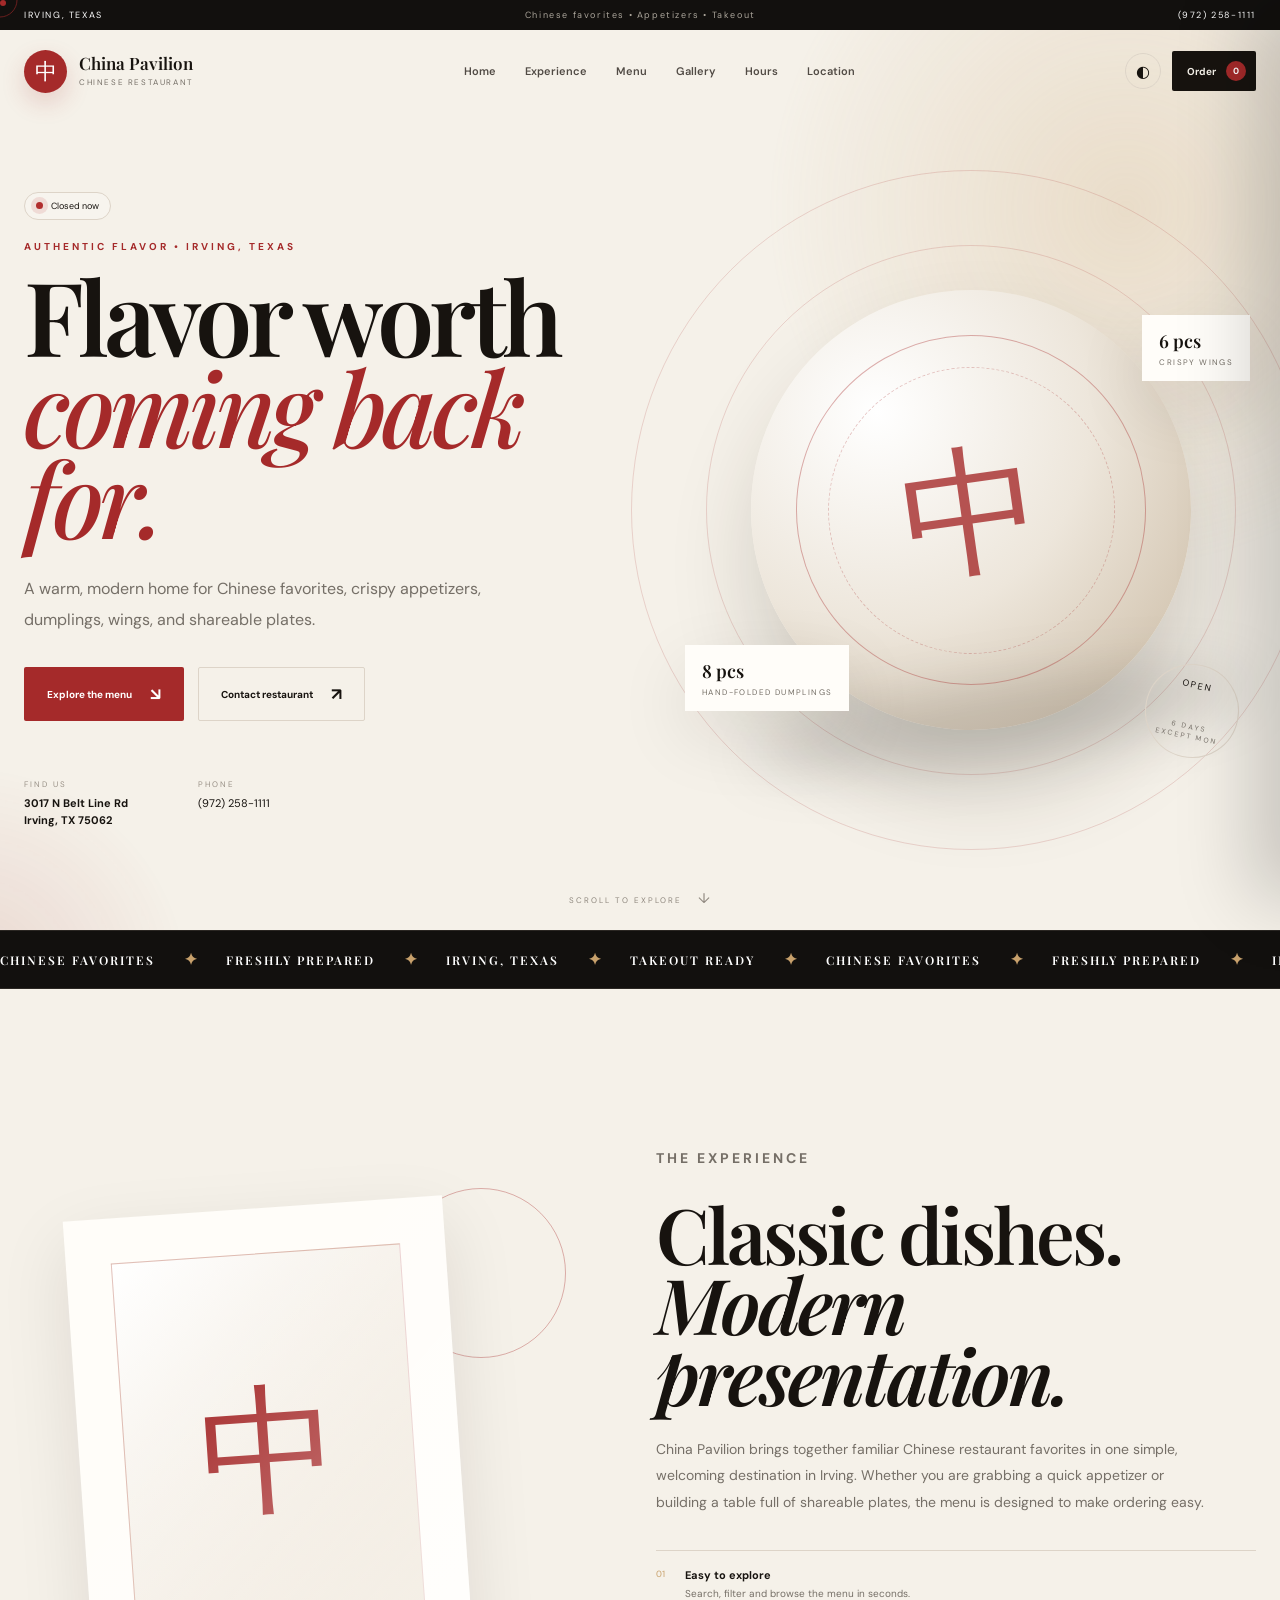
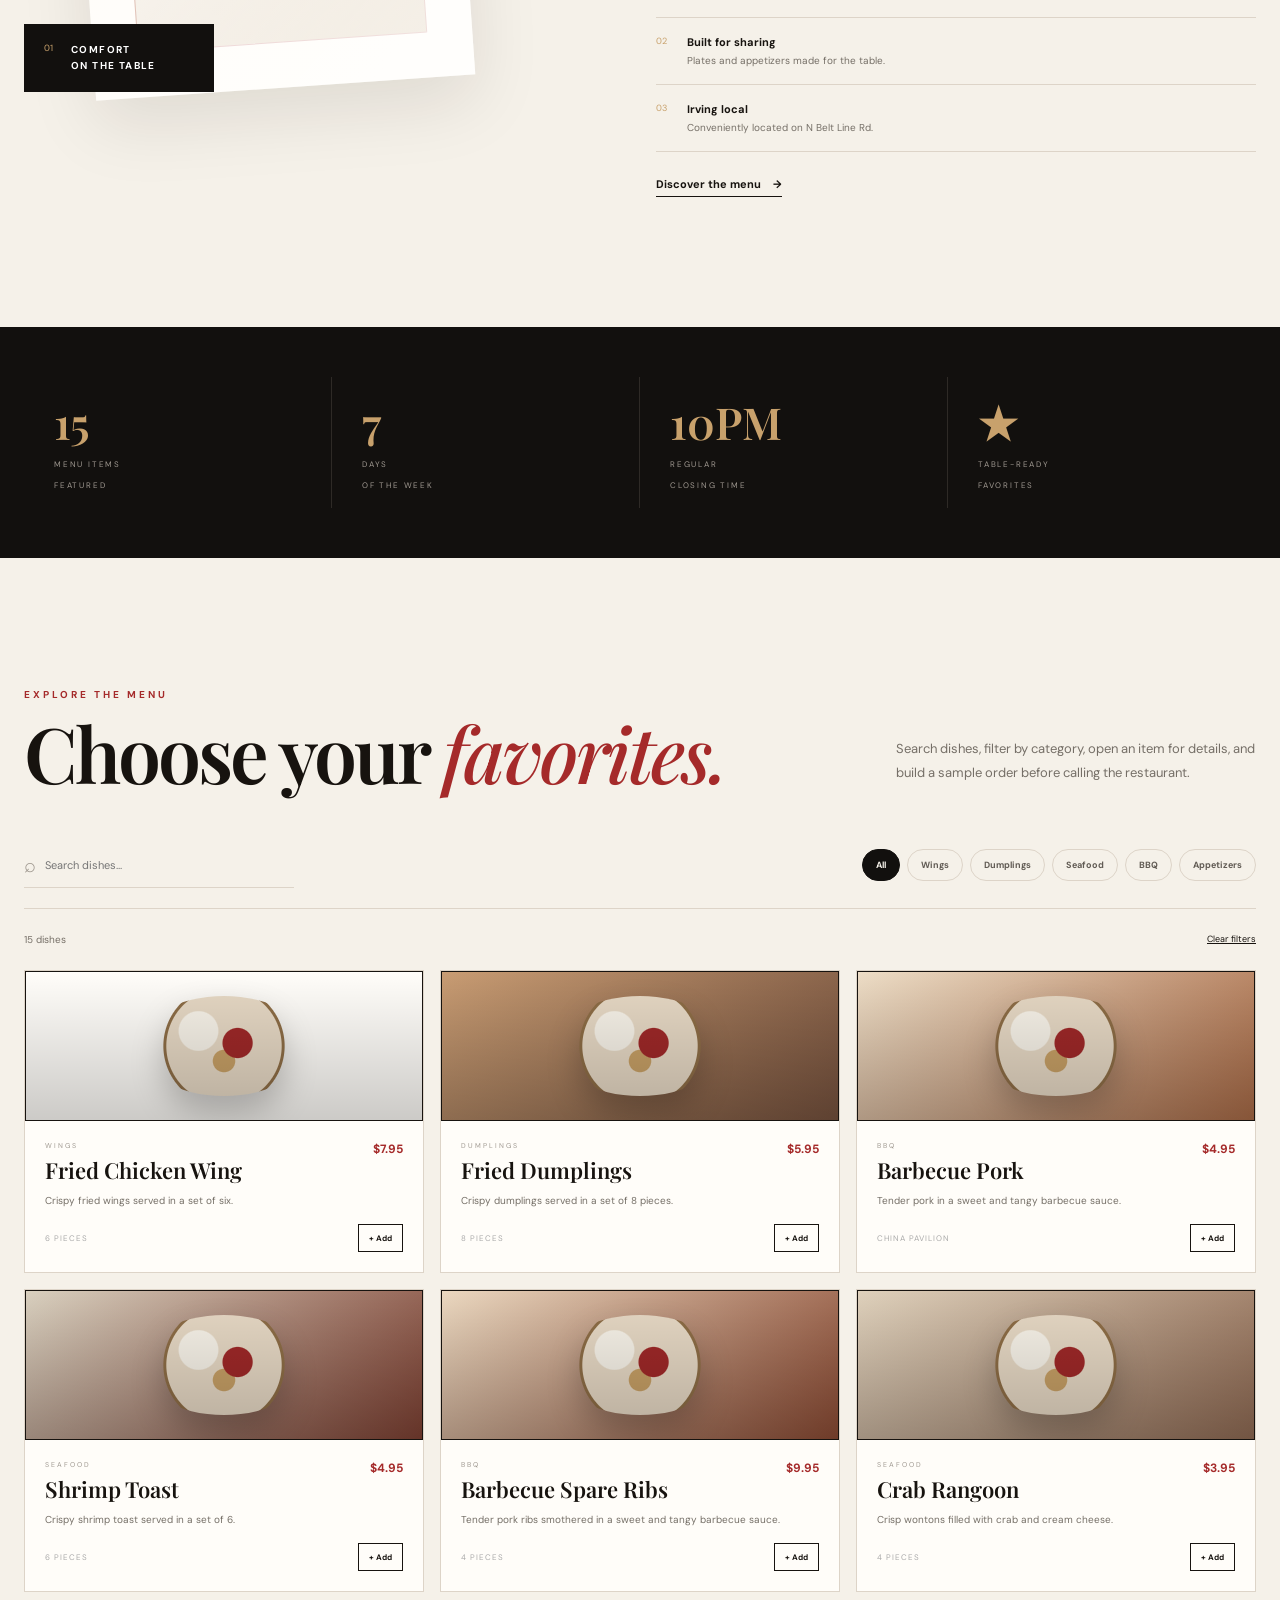
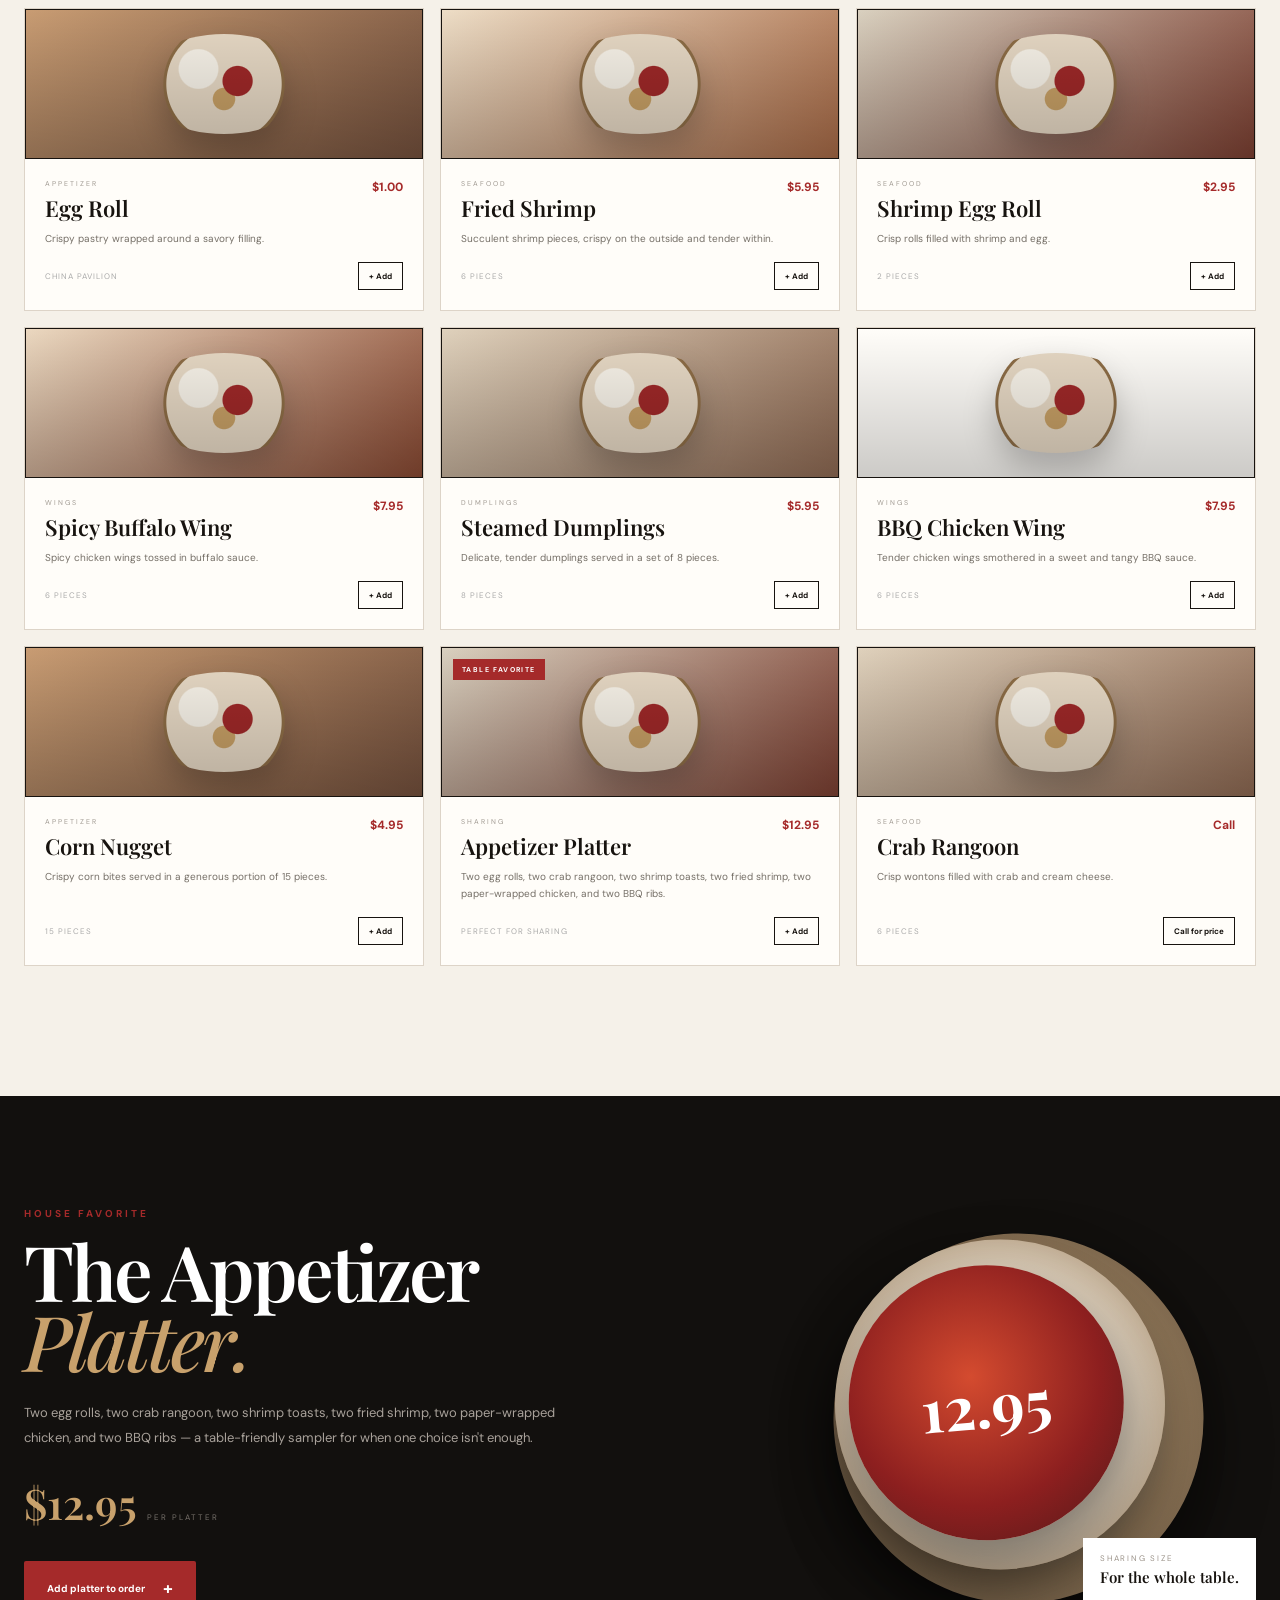
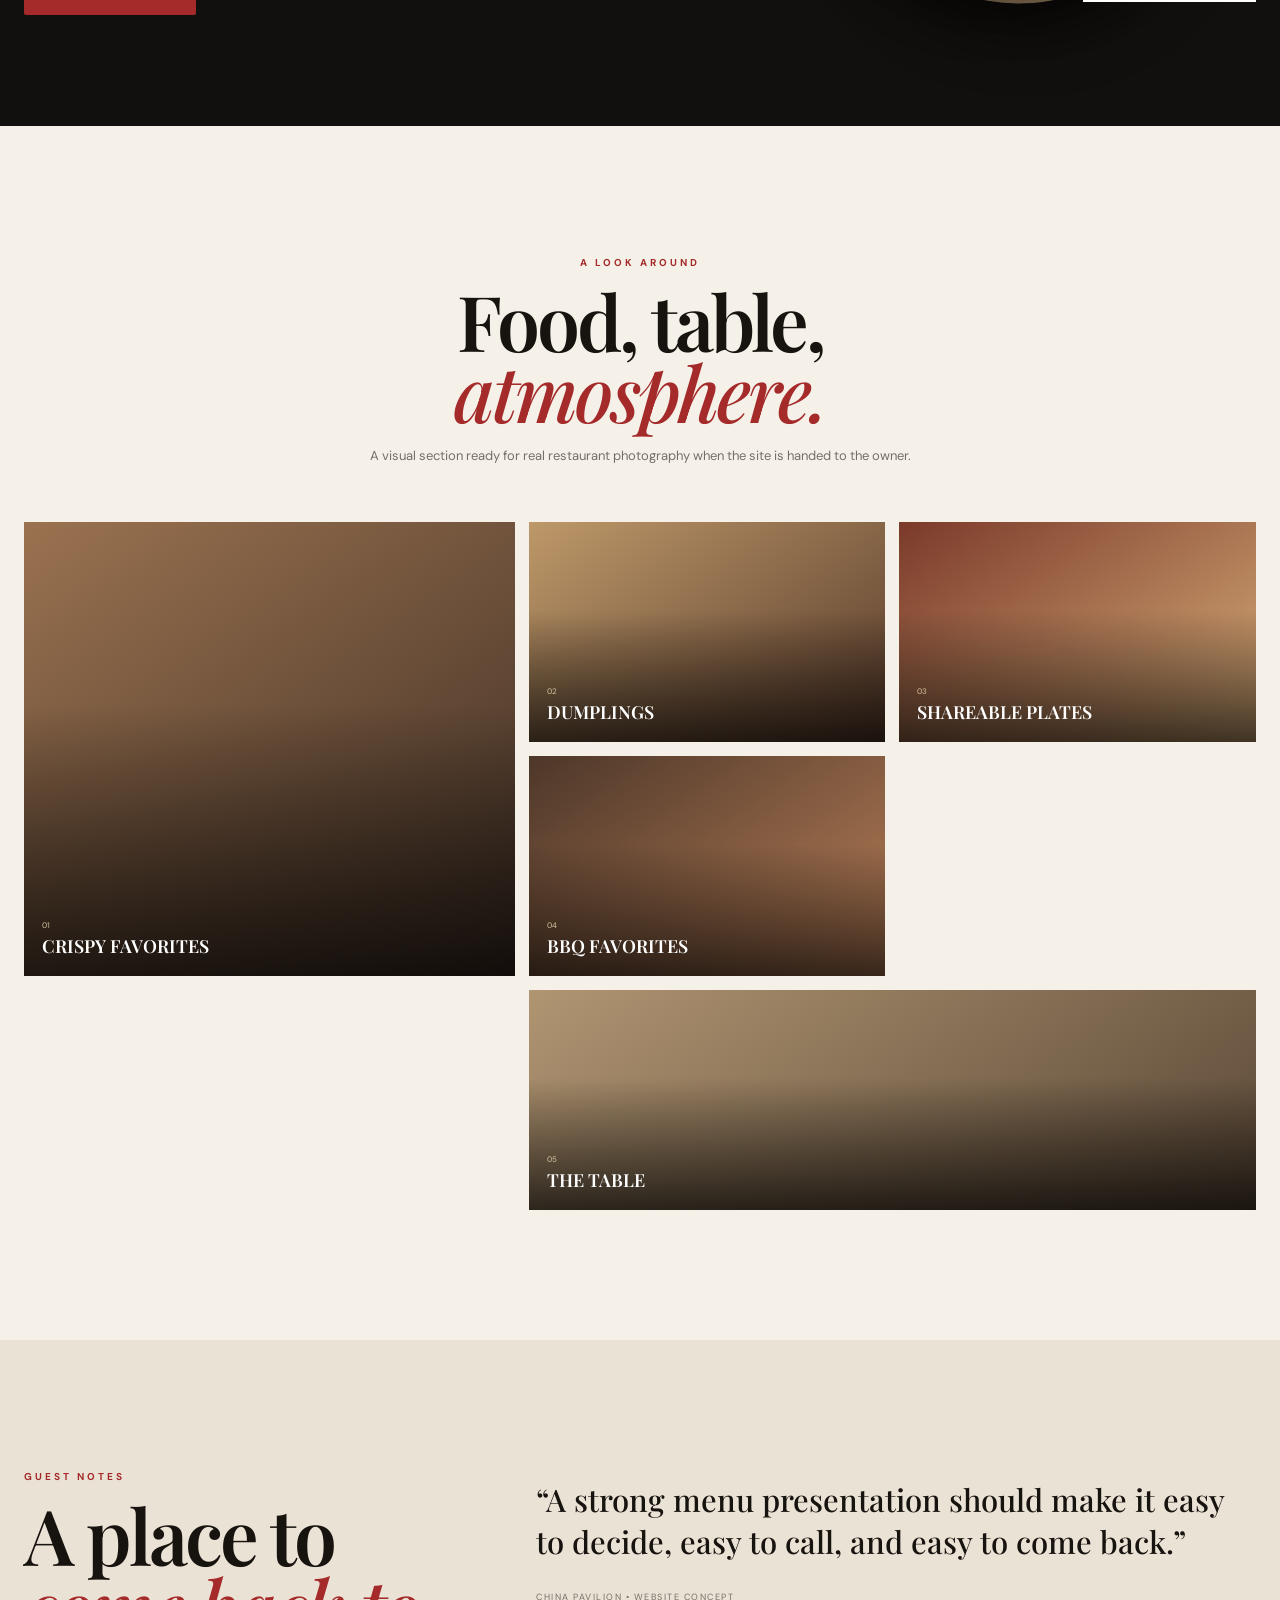
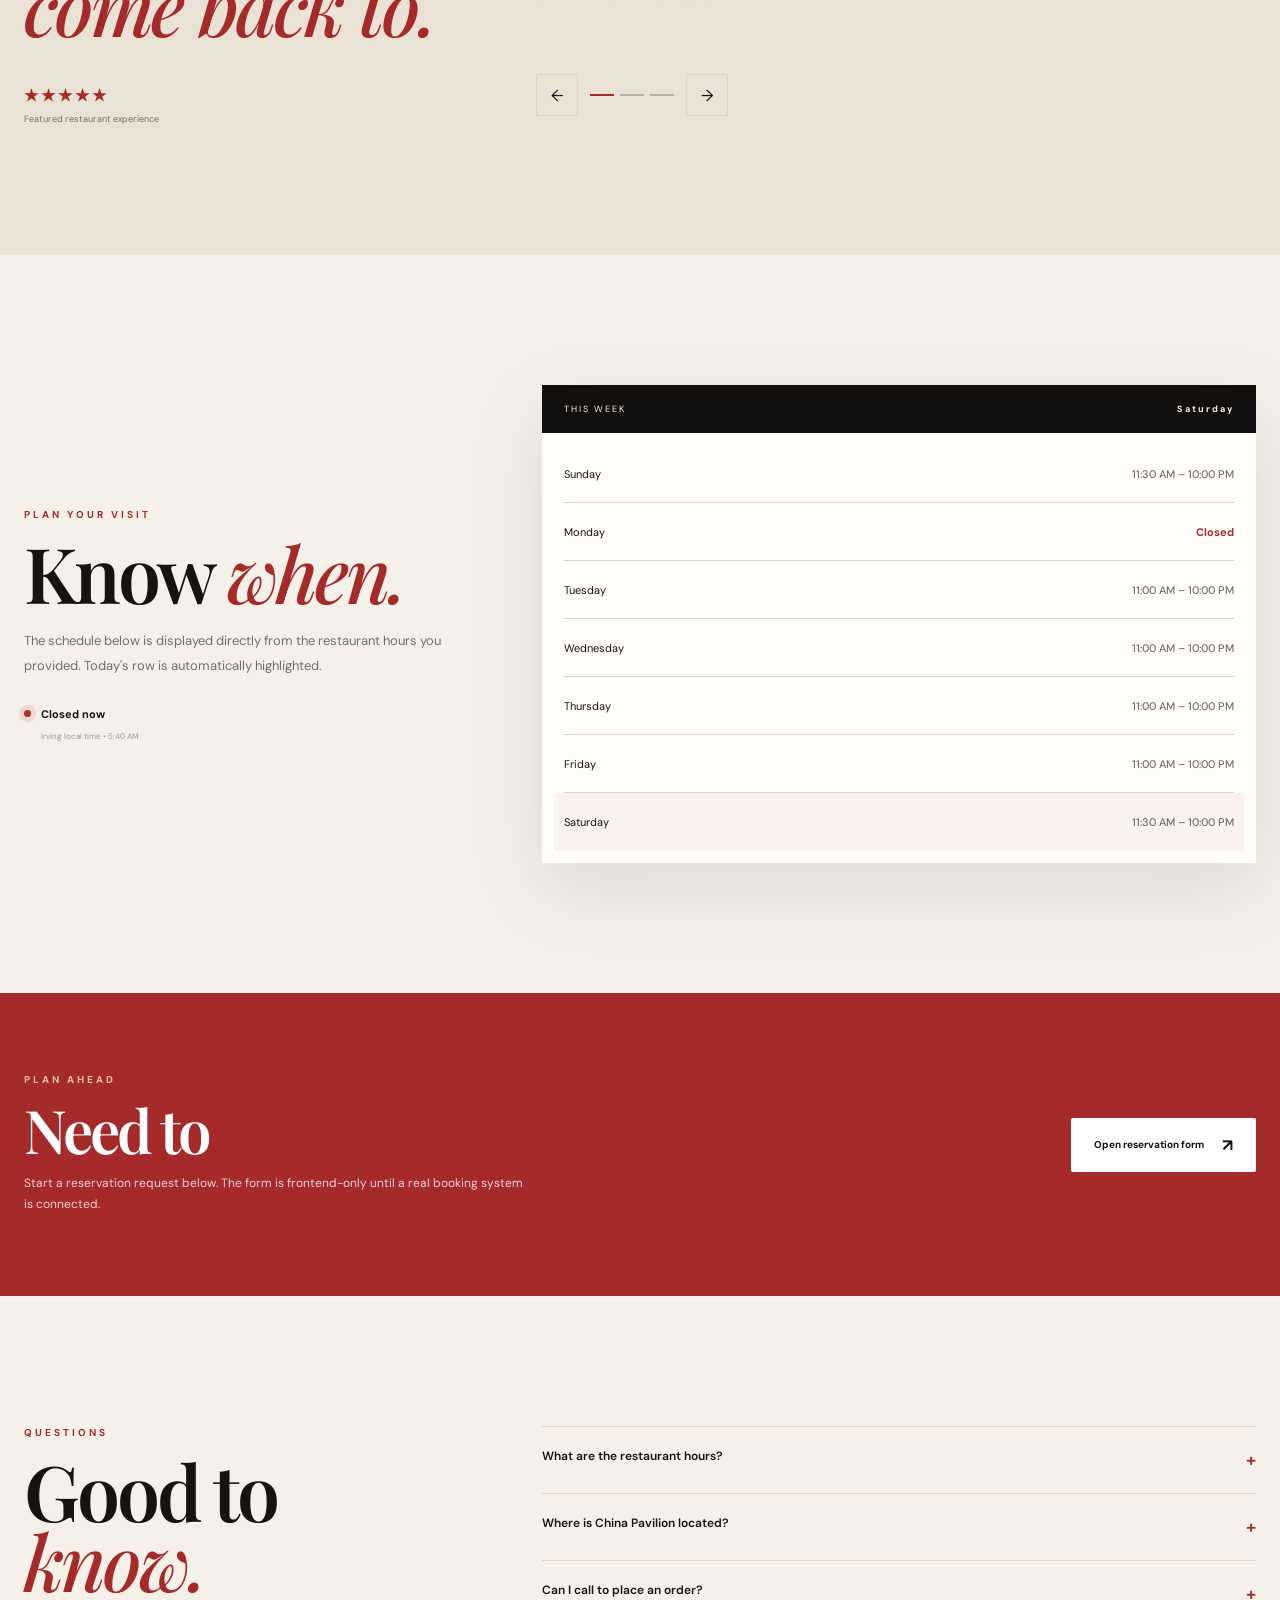
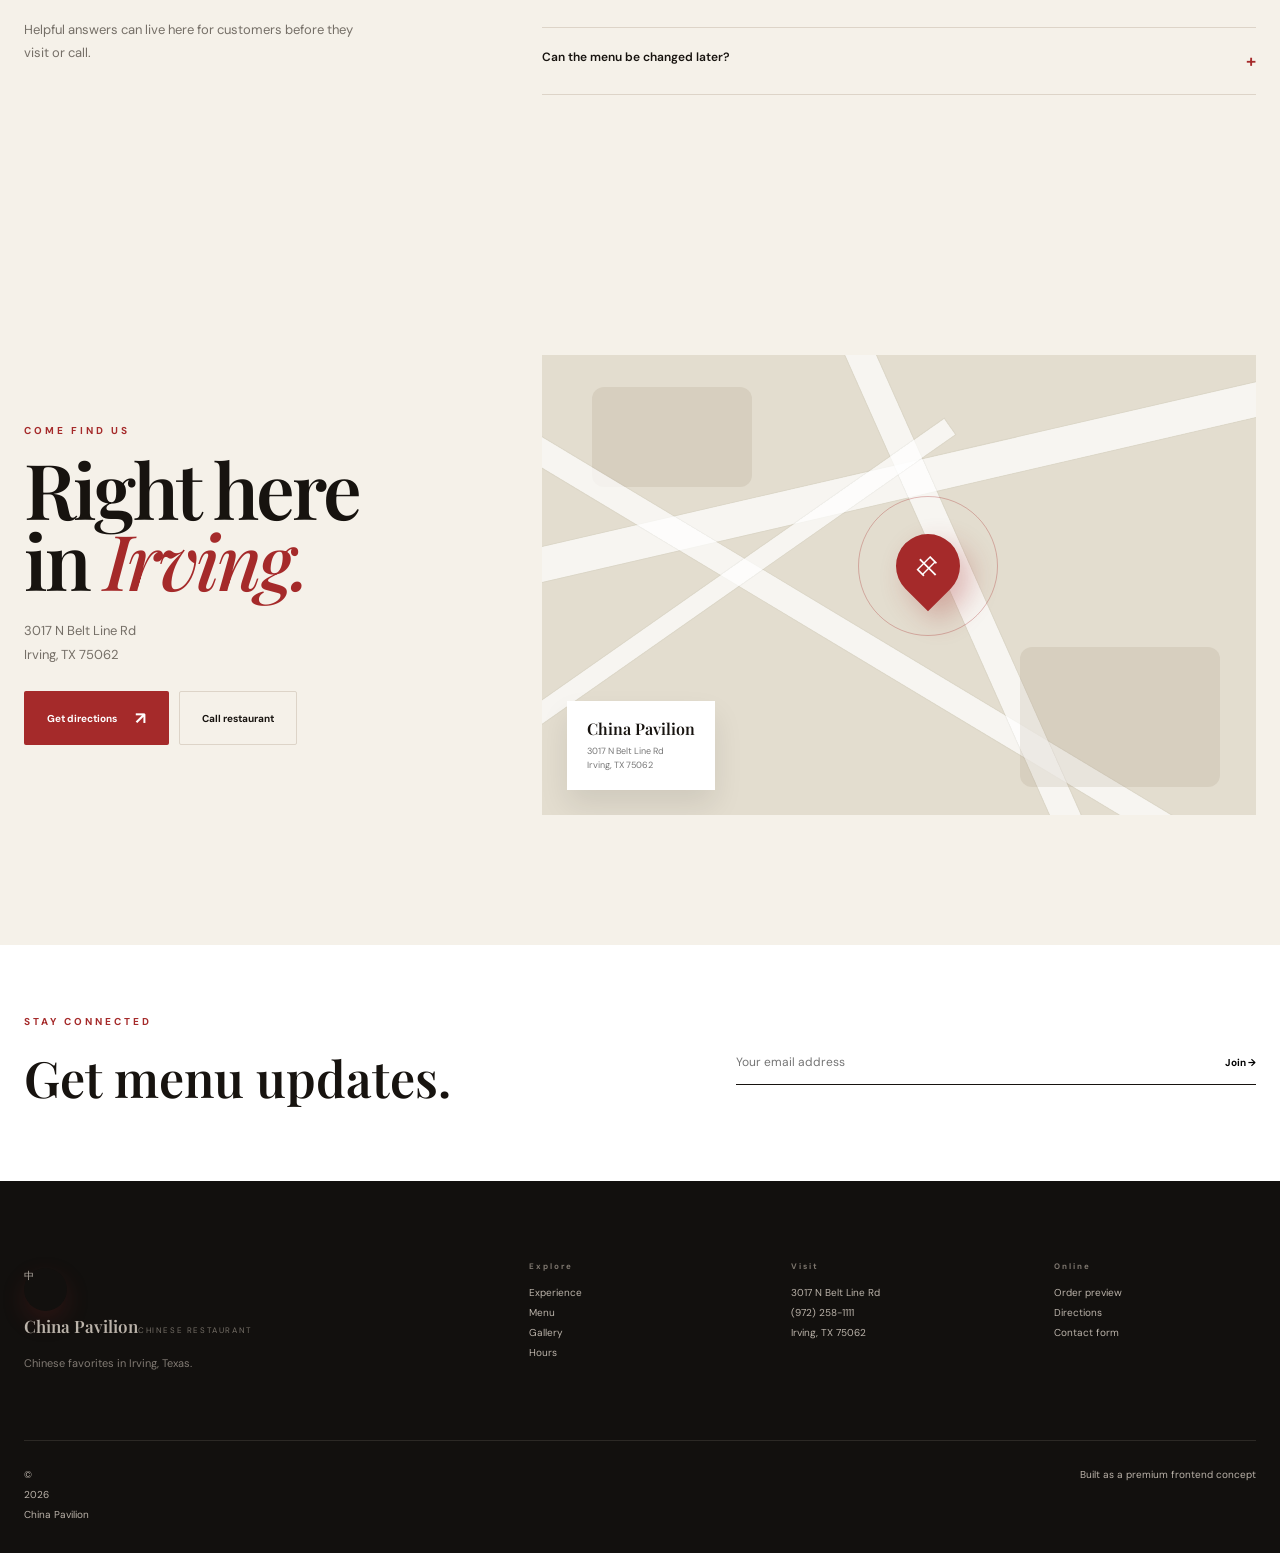
<file: index.html>
<!DOCTYPE html>
<html lang="en">
<head>
  <meta charset="UTF-8" />
  <meta name="viewport" content="width=device-width, initial-scale=1.0" />
  <meta name="theme-color" content="#12100e" />
  <meta name="description" content="China Pavilion Chinese Restaurant in Irving, Texas. Browse Chinese favorites, appetizers, dumplings, wings, BBQ, hours, and directions." />
  <meta name="robots" content="index, follow, max-image-preview:large" />
  <meta name="author" content="China Pavilion Chinese Restaurant" />
  <meta property="og:type" content="restaurant" />
  <meta property="og:title" content="China Pavilion | Chinese Restaurant in Irving, Texas" />
  <meta property="og:description" content="Browse the China Pavilion menu, hours, location, and restaurant information in Irving, Texas." />
  <meta property="og:site_name" content="China Pavilion" />
  <meta name="twitter:card" content="summary" />
  <meta name="twitter:title" content="China Pavilion | Irving, Texas" />
  <meta name="twitter:description" content="Chinese favorites, appetizers, dumplings, wings, BBQ, hours, and directions." />
  <link rel="icon" href="favicon.svg" type="image/svg+xml" />
  <link rel="manifest" href="site.webmanifest" />
  <title>China Pavilion | Chinese Restaurant in Irving, Texas</title>

  <script type="application/ld+json">
  {
    "@context": "https://schema.org",
    "@type": "Restaurant",
    "name": "China Pavilion Chinese Restaurant",
    "telephone": "+1-972-258-1111",
    "servesCuisine": ["Chinese"],
    "address": {
      "@type": "PostalAddress",
      "streetAddress": "3017 N Belt Line Rd",
      "addressLocality": "Irving",
      "addressRegion": "TX",
      "postalCode": "75062",
      "addressCountry": "US"
    },
    "openingHoursSpecification": [
      {"@type":"OpeningHoursSpecification","dayOfWeek":["Tuesday","Wednesday","Thursday","Friday"],"opens":"11:00","closes":"22:00"},
      {"@type":"OpeningHoursSpecification","dayOfWeek":["Saturday","Sunday"],"opens":"11:30","closes":"22:00"}
    ],
    "url": "__SITE_URL__"
  }
  </script>

  <link rel="preconnect" href="https://fonts.googleapis.com">
  <link rel="preconnect" href="https://fonts.gstatic.com" crossorigin>
  <link href="https://fonts.googleapis.com/css2?family=DM+Sans:wght@400;500;600;700&family=Playfair+Display:ital,wght@0,500;0,600;0,700;1,500;1,600&display=swap" rel="stylesheet">
  <link rel="stylesheet" href="style.css" />
</head>
<body>
  <div id="cursorDot" class="cursor-dot"></div>
  <div id="cursorRing" class="cursor-ring"></div>
  <div class="scroll-progress" id="scrollProgress"></div>

  <div class="preloader" id="preloader">
    <div class="preloader-mark">中</div>
    <div class="preloader-name">CHINA PAVILION</div>
    <div class="preloader-line"><span></span></div>
  </div>

  <a class="skip-link" href="#main-content">Skip to main content</a>

  <div class="announcement">
    <div class="container announcement-inner">
      <span>IRVING, TEXAS</span>
      <span class="announcement-center">Chinese favorites • Appetizers • Takeout</span>
      <a href="tel:+19722581111">(972) 258-1111</a>
    </div>
  </div>

  <header class="site-header" id="siteHeader">
    <div class="container nav-wrap">
      <a href="#home" class="brand magnetic">
        <span class="brand-mark">中</span>
        <span class="brand-copy"><b>China Pavilion</b><small>Chinese Restaurant</small></span>
      </a>

      <nav class="main-nav" id="mainNav" aria-label="Primary navigation">
        <a href="#home">Home</a>
        <a href="#story">Experience</a>
        <a href="#menu">Menu</a>
        <a href="#gallery">Gallery</a>
        <a href="#hours">Hours</a>
        <a href="#location">Location</a>
      </nav>

      <div class="nav-tools">
        <button class="icon-btn" id="themeBtn" aria-label="Toggle theme" title="Toggle theme">◐</button>
        <button class="cart-btn" id="cartOpenBtn"><span>Order</span><em id="cartCount">0</em></button>
        <button class="hamburger" id="hamburger" aria-label="Open menu"><i></i><i></i><i></i></button>
      </div>
    </div>
    <div class="mobile-nav" id="mobileNav">
      <a href="#home">Home</a><a href="#story">Experience</a><a href="#menu">Menu</a><a href="#gallery">Gallery</a><a href="#hours">Hours</a><a href="#location">Location</a>
      <a class="mobile-call" href="tel:+19722581111">Call Restaurant</a>
    </div>
  </header>

  <main id="main-content">
    <section id="home" class="hero">
      <div class="hero-noise"></div>
      <div class="hero-shape hero-shape-a"></div>
      <div class="hero-shape hero-shape-b"></div>
      <div class="container hero-grid">
        <div class="hero-copy reveal-up">
          <div class="status-pill"><span id="statusDot"></span><span id="statusText">Checking today's hours...</span></div>
          <p class="eyebrow">AUTHENTIC FLAVOR • IRVING, TEXAS</p>
          <h1>Flavor worth <i>coming back for.</i></h1>
          <p class="hero-lead">A warm, modern home for Chinese favorites, crispy appetizers, dumplings, wings, and shareable plates.</p>
          <div class="hero-buttons">
            <a class="btn btn-red magnetic" href="#menu">Explore the menu <span>↘</span></a>
            <button class="btn btn-ghost magnetic" id="contactOpenBtn">Contact restaurant <span>↗</span></button>
          </div>
          <div class="hero-meta">
            <div><small>FIND US</small><strong>3017 N Belt Line Rd<br>Irving, TX 75062</strong></div>
            <div><small>PHONE</small><a href="tel:+19722581111">(972) 258-1111</a></div>
          </div>
        </div>

        <div class="hero-stage" aria-hidden="true">
          <div class="hero-orbit orbit-1"></div><div class="hero-orbit orbit-2"></div>
          <div class="hero-plate">
            <div class="plate-rim"><span>中</span></div>
            <div class="plate-shadow"></div>
          </div>
          <div class="hero-tag tag-one"><b>6 pcs</b><small>CRISPY WINGS</small></div>
          <div class="hero-tag tag-two"><b>8 pcs</b><small>HAND-FOLDED DUMPLINGS</small></div>
          <div class="hero-stamp">OPEN<br><span>6 DAYS<br>EXCEPT MON</span></div>
        </div>
      </div>
      <div class="hero-scroll">SCROLL TO EXPLORE <span>↓</span></div>
    </section>

    <section class="marquee-section" aria-label="Highlights">
      <div class="marquee-track">
        <span>CHINESE FAVORITES</span><b>✦</b><span>FRESHLY PREPARED</span><b>✦</b><span>IRVING, TEXAS</span><b>✦</b><span>TAKEOUT READY</span><b>✦</b><span>CHINESE FAVORITES</span><b>✦</b><span>FRESHLY PREPARED</span><b>✦</b><span>IRVING, TEXAS</span><b>✦</b><span>TAKEOUT READY</span><b>✦</b>
      </div>
    </section>

    <section id="story" class="story section-pad">
      <div class="container story-grid">
        <div class="story-visual reveal-left">
          <div class="story-card-main"><div class="story-card-inner">中</div></div>
          <div class="story-note"><span>01</span><strong>COMFORT<br>ON THE TABLE</strong></div>
          <div class="story-circle"></div>
        </div>
        <div class="story-copy reveal-right">
          <p class="eyebrow">THE EXPERIENCE</p>
          <h2>Classic dishes.<br><i>Modern presentation.</i></h2>
          <p>China Pavilion brings together familiar Chinese restaurant favorites in one simple, welcoming destination in Irving. Whether you are grabbing a quick appetizer or building a table full of shareable plates, the menu is designed to make ordering easy.</p>
          <div class="feature-points">
            <div><span>01</span><div><b>Easy to explore</b><small>Search, filter and browse the menu in seconds.</small></div></div>
            <div><span>02</span><div><b>Built for sharing</b><small>Plates and appetizers made for the table.</small></div></div>
            <div><span>03</span><div><b>Irving local</b><small>Conveniently located on N Belt Line Rd.</small></div></div>
          </div>
          <a href="#menu" class="inline-link">Discover the menu <span>→</span></a>
        </div>
      </div>
    </section>

    <section class="stats-section">
      <div class="container stats-grid">
        <div class="stat"><strong data-count="15">0</strong><span>MENU ITEMS<br>FEATURED</span></div>
        <div class="stat"><strong>7</strong><span>DAYS<br>OF THE WEEK</span></div>
        <div class="stat"><strong>10PM</strong><span>REGULAR<br>CLOSING TIME</span></div>
        <div class="stat"><strong>★</strong><span>TABLE-READY<br>FAVORITES</span></div>
      </div>
    </section>

    <section id="menu" class="menu-section section-pad">
      <div class="container">
        <div class="section-heading-wide">
          <div><p class="eyebrow">EXPLORE THE MENU</p><h2>Choose your <i>favorites.</i></h2></div>
          <p>Search dishes, filter by category, open an item for details, and build a sample order before calling the restaurant.</p>
        </div>

        <div class="menu-toolbar">
          <label class="search-input"><span>⌕</span><input id="menuSearch" type="search" placeholder="Search dishes..." autocomplete="off" /></label>
          <div class="filter-row" id="filterRow">
            <button class="filter-chip active" data-filter="all">All</button>
            <button class="filter-chip" data-filter="wings">Wings</button>
            <button class="filter-chip" data-filter="dumplings">Dumplings</button>
            <button class="filter-chip" data-filter="seafood">Seafood</button>
            <button class="filter-chip" data-filter="bbq">BBQ</button>
            <button class="filter-chip" data-filter="appetizer">Appetizers</button>
          </div>
        </div>

        <div class="menu-layout">
          <div class="menu-results-head"><span id="resultCount">0 dishes</span><button id="clearFilters">Clear filters</button></div>
          <div class="menu-grid" id="menuGrid"></div>
          <div id="emptyMenu" class="empty-state"><div>🥢</div><h3>Nothing matched.</h3><p>Try another search or reset the filters.</p><button class="btn btn-dark" id="resetMenuBtn">Reset menu</button></div>
        </div>
      </div>
    </section>

    <section class="spotlight-section">
      <div class="container spotlight-grid">
        <div class="spotlight-copy reveal-up">
          <p class="eyebrow">HOUSE FAVORITE</p>
          <h2>The Appetizer <i>Platter.</i></h2>
          <p>Two egg rolls, two crab rangoon, two shrimp toasts, two fried shrimp, two paper-wrapped chicken, and two BBQ ribs — a table-friendly sampler for when one choice isn't enough.</p>
          <div class="spotlight-price"><b>$12.95</b><span>PER PLATTER</span></div>
          <button class="btn btn-red" id="spotlightAdd">Add platter to order <span>+</span></button>
        </div>
        <div class="spotlight-art reveal-right">
          <div class="dish-stack dish-back"></div><div class="dish-stack dish-middle"></div><div class="dish-stack dish-front">12.95</div>
          <div class="floating-caption"><span>SHARING SIZE</span><b>For the whole table.</b></div>
        </div>
      </div>
    </section>

    <section id="gallery" class="gallery-section section-pad">
      <div class="container">
        <div class="section-heading-center"><p class="eyebrow">A LOOK AROUND</p><h2>Food, table, <i>atmosphere.</i></h2><p>A visual section ready for real restaurant photography when the site is handed to the owner.</p></div>
        <div class="gallery-grid" id="galleryGrid">
          <button class="gallery-card g1" data-title="Crispy Favorites"><div><span>01</span><b>CRISPY FAVORITES</b></div></button>
          <button class="gallery-card g2" data-title="Dumplings"><div><span>02</span><b>DUMPLINGS</b></div></button>
          <button class="gallery-card g3" data-title="Shareable Plates"><div><span>03</span><b>SHAREABLE PLATES</b></div></button>
          <button class="gallery-card g4" data-title="BBQ Favorites"><div><span>04</span><b>BBQ FAVORITES</b></div></button>
          <button class="gallery-card g5" data-title="The Table"><div><span>05</span><b>THE TABLE</b></div></button>
        </div>
      </div>
    </section>

    <section class="reviews-section section-pad">
      <div class="container reviews-grid">
        <div class="review-heading"><p class="eyebrow">GUEST NOTES</p><h2>A place to<br><i>come back to.</i></h2><div class="review-score"><strong>★★★★★</strong><span>Featured restaurant experience</span></div></div>
        <div class="review-slider">
          <div class="review-window"><div class="review-track" id="reviewTrack"></div></div>
          <div class="review-controls"><button id="reviewPrev">←</button><div id="reviewDots"></div><button id="reviewNext">→</button></div>
        </div>
      </div>
    </section>

    <section id="hours" class="hours-section section-pad">
      <div class="container hours-grid">
        <div class="hours-copy"><p class="eyebrow">PLAN YOUR VISIT</p><h2>Know <i>when.</i></h2><p>The schedule below is displayed directly from the restaurant hours you provided. Today's row is automatically highlighted.</p><div class="live-hours"><span id="liveDot"></span><b id="liveHoursStatus">Checking...</b><small id="liveHoursNote">Irving local time</small></div></div>
        <div class="hours-card"><div class="hours-card-top"><span>THIS WEEK</span><strong id="currentDayLabel">Today</strong></div><div class="hours-list" id="hoursList"></div></div>
      </div>
    </section>

    <section class="reservation-section">
      <div class="container reservation-inner">
        <div><p class="eyebrow">PLAN AHEAD</p><h2>Need to <i>reach us?</i></h2><p>Start a reservation request below. The form is frontend-only until a real booking system is connected.</p></div>
        <button class="btn btn-light magnetic" id="reserveOpenBtn">Open reservation form <span>↗</span></button>
      </div>
    </section>

    <section class="faq-section section-pad">
      <div class="container faq-grid">
        <div><p class="eyebrow">QUESTIONS</p><h2>Good to <i>know.</i></h2><p class="faq-intro">Helpful answers can live here for customers before they visit or call.</p></div>
        <div class="faq-list" id="faqList">
          <article class="faq-item"><button>What are the restaurant hours?<span>+</span></button><div><p>Sunday 11:30 AM–10 PM, Monday closed, Tuesday–Friday 11 AM–10 PM, Saturday 11:30 AM–10 PM.</p></div></article>
          <article class="faq-item"><button>Where is China Pavilion located?<span>+</span></button><div><p>3017 N Belt Line Rd, Irving, TX 75062.</p></div></article>
          <article class="faq-item"><button>Can I call to place an order?<span>+</span></button><div><p>Yes. The website includes a direct call button for the restaurant at (972) 258-1111.</p></div></article>
          <article class="faq-item"><button>Can the menu be changed later?<span>+</span></button><div><p>Yes. In this version, menu data is centralized in JavaScript so dishes and prices are easy to update.</p></div></article>
        </div>
      </div>
    </section>

    <section id="location" class="location-section section-pad">
      <div class="container location-grid">
        <div class="location-copy"><p class="eyebrow">COME FIND US</p><h2>Right here<br>in <i>Irving.</i></h2><p>3017 N Belt Line Rd<br>Irving, TX 75062</p><div class="location-actions"><a class="btn btn-red" target="_blank" rel="noopener" href="https://www.google.com/maps/search/?api=1&query=3017+N+Belt+Line+Rd+Irving+TX+75062">Get directions <span>↗</span></a><a class="btn btn-outline" href="tel:+19722581111">Call restaurant</a></div></div>
        <div class="map-art"><div class="map-road road-a"></div><div class="map-road road-b"></div><div class="map-road road-c"></div><div class="map-road road-d"></div><div class="map-pin"><span>中</span><i></i></div><div class="map-label"><b>China Pavilion</b><span>3017 N Belt Line Rd<br>Irving, TX 75062</span></div></div>
      </div>
    </section>

    <section class="newsletter-section">
      <div class="container newsletter-inner"><div><p class="eyebrow">STAY CONNECTED</p><h2>Get menu updates.</h2></div><form id="newsletterForm"><input id="emailInput" type="email" placeholder="Your email address" required><button type="submit">Join <span>→</span></button></form></div>
    </section>
  </main>

  <footer class="site-footer">
    <div class="container footer-grid">
      <div class="footer-main"><a href="#home" class="brand"><span class="brand-mark">中</span><span class="brand-copy"><b>China Pavilion</b><small>Chinese Restaurant</small></span></a><p>Chinese favorites in Irving, Texas.</p></div>
      <div><h4>Explore</h4><a href="#story">Experience</a><a href="#menu">Menu</a><a href="#gallery">Gallery</a><a href="#hours">Hours</a></div>
      <div><h4>Visit</h4><a href="#location">3017 N Belt Line Rd</a><a href="tel:+19722581111">(972) 258-1111</a><span>Irving, TX 75062</span></div>
      <div><h4>Online</h4><a href="#menu">Order preview</a><a href="#location">Directions</a><button id="footerContactBtn">Contact form</button></div>
    </div>
    <div class="container footer-bottom"><span>© <span id="year"></span> China Pavilion</span><span>Built as a premium frontend concept</span></div>
  </footer>

  <aside class="cart-drawer" id="cartDrawer" aria-label="Order preview">
    <div class="drawer-head"><div><small>YOUR ORDER</small><h3>Order preview</h3></div><button id="cartCloseBtn">×</button></div>
    <div class="drawer-body" id="cartBody"></div>
    <div class="drawer-foot"><div class="drawer-total"><span>Estimated total</span><strong id="cartTotal">$0.00</strong></div><a href="tel:+19722581111" class="drawer-call">Call to place order <span>↗</span></a><small>Online payment is not connected in this frontend demo.</small></div>
  </aside>
  <div class="drawer-overlay" id="drawerOverlay"></div>

  <div class="modal-backdrop" id="itemModal"><div class="modal item-modal"><button class="modal-x" data-close="itemModal">×</button><div id="itemModalContent"></div></div></div>
  <div class="modal-backdrop" id="reservationModal"><div class="modal reservation-modal"><button class="modal-x" data-close="reservationModal">×</button><p class="eyebrow">CONTACT / RESERVATION</p><h2>Let’s get you <i>set.</i></h2><form id="reservationForm" class="form-grid"><label>Full name<input required name="name" placeholder="Your name"></label><label>Phone<input required name="phone" placeholder="(972) 258-1111"></label><label>Date<input required name="date" type="date"></label><label>Time<input required name="time" type="time"></label><label class="full">Guests<select name="guests"><option>2</option><option>3</option><option>4</option><option>5</option><option>6+</option></select></label><label class="full">Message<textarea name="message" placeholder="Anything you'd like the restaurant to know?"></textarea></label><button class="btn btn-red full" type="submit">Submit request <span>→</span></button><small class="form-note">Frontend-only demo. Connect this form to a backend or booking provider for live reservations.</small></form></div></div>

  <div class="modal-backdrop" id="contactModal"><div class="modal contact-modal"><button class="modal-x" data-close="contactModal">×</button><p class="eyebrow">CHINA PAVILION</p><h2>Have a <i>question?</i></h2><p>Call the restaurant directly for ordering, menu questions, hours, or other details.</p><a class="btn btn-red full" href="tel:+19722581111">(972) 258-1111 <span>↗</span></a><a class="btn btn-outline full" target="_blank" rel="noopener" href="https://www.google.com/maps/search/?api=1&query=3017+N+Belt+Line+Rd+Irving+TX+75062">Open in Maps</a></div></div>

  <div class="lightbox" id="lightbox"><button id="lightboxClose">×</button><div class="lightbox-art" id="lightboxArt"></div><div class="lightbox-caption" id="lightboxCaption"></div></div>
  <div class="toast" id="toast"></div>
  <button class="back-top" id="backTop" aria-label="Back to top">↑</button>

  <script src="script.js"></script>
</body>
</html>
</file>
<file: style.css>
:root{
  --bg:#f5f1e9;--paper:#fffdf9;--ink:#17130f;--muted:#756f67;--line:#ddd4c8;--red:#a52a2a;--red2:#7e1d1d;--gold:#c8a16c;--black:#12100e;
  --serif:'Playfair Display',serif;--sans:'DM Sans',sans-serif;--shadow:0 25px 70px rgba(34,23,12,.10);--ease:cubic-bezier(.2,.7,.2,1)
}
*{box-sizing:border-box;margin:0;padding:0}html{scroll-behavior:smooth}body{font-family:var(--sans);background:var(--bg);color:var(--ink);overflow-x:hidden;transition:background .35s,color .35s}body.dark{--bg:#12100e;--paper:#1a1815;--ink:#f8f4ec;--muted:#a8a098;--line:#39332c;--black:#f7f3ec;--gold:#d4ae7b}body.dark .site-header.scrolled{background:rgba(18,16,14,.88)}body.dark .brand-copy small,body.dark .main-nav a,body.dark .search-input input,body.dark .filter-chip{color:#aaa29a}body.dark .filter-chip,body.dark .search-input,body.dark .menu-card,body.dark .hours-card,body.dark .story-card-main,body.dark .map-label,body.dark .newsletter-section{background:#1a1815}body.dark .cart-drawer,body.dark .modal{background:#171512;color:#f8f4ec}a{color:inherit;text-decoration:none}button,input,select,textarea{font:inherit}button{cursor:pointer}img{max-width:100%}.container{width:min(1240px,calc(100% - 48px));margin-inline:auto}.eyebrow{font-size:10px;letter-spacing:3px;font-weight:700;color:var(--red);margin-bottom:16px}.section-pad{padding:130px 0}.scroll-progress{position:fixed;left:0;top:0;height:3px;width:0;background:var(--red);z-index:100000}.cursor-dot,.cursor-ring{position:fixed;pointer-events:none;z-index:100001;display:none}.cursor-dot{width:6px;height:6px;background:var(--red);border-radius:50%}.cursor-ring{width:35px;height:35px;border:1px solid rgba(165,42,42,.6);border-radius:50%;transform:translate(-50%,-50%);transition:width .2s,height .2s}.preloader{position:fixed;inset:0;background:var(--black);color:#fff;display:flex;flex-direction:column;align-items:center;justify-content:center;z-index:99999;animation:preOut 1s 1.3s forwards}.preloader-mark{width:74px;height:74px;border:1px solid #726b61;border-radius:50%;display:grid;place-items:center;font:32px var(--serif);animation:markIn .9s}.preloader-name{font-size:10px;letter-spacing:4px;margin-top:18px}.preloader-line{width:160px;height:1px;background:#37322d;margin-top:22px;overflow:hidden}.preloader-line span{display:block;width:0;height:100%;background:#fff;animation:load 1.2s forwards}@keyframes load{to{width:100%}}@keyframes markIn{from{transform:scale(.5) rotate(-30deg);opacity:0}to{transform:none;opacity:1}}@keyframes preOut{to{opacity:0;visibility:hidden}}
.announcement{background:var(--black);color:#fff;font-size:9px;letter-spacing:1.6px}.announcement-inner{height:30px;display:flex;align-items:center;justify-content:space-between}.announcement-center{color:#aaa49a}.site-header{position:fixed;top:30px;left:0;width:100%;z-index:6000;transition:.3s;background:transparent}.site-header.scrolled{top:0;background:rgba(245,241,233,.9);backdrop-filter:blur(16px);box-shadow:0 8px 30px rgba(0,0,0,.05)}body.dark .site-header.scrolled{background:rgba(18,16,14,.9)}.nav-wrap{height:82px;display:flex;align-items:center;justify-content:space-between}.brand{display:flex;align-items:center;gap:12px}.brand-mark{width:43px;height:43px;border-radius:50%;display:grid;place-items:center;background:var(--red);color:#fff;font:22px var(--serif);box-shadow:0 10px 25px rgba(165,42,42,.18)}.brand-copy{display:flex;flex-direction:column}.brand-copy b{font:600 17px var(--serif);line-height:1}.brand-copy small{font-size:8px;letter-spacing:1.6px;color:var(--muted);text-transform:uppercase;margin-top:5px}.main-nav{display:flex;gap:29px}.main-nav a{font-size:11px;color:#514b45;font-weight:600;position:relative}.main-nav a:after{content:'';position:absolute;left:0;right:100%;bottom:-7px;height:1px;background:var(--red);transition:.25s}.main-nav a:hover:after{right:0}.nav-tools{display:flex;align-items:center;gap:11px}.icon-btn{width:36px;height:36px;border:1px solid var(--line);background:transparent;color:var(--ink);border-radius:50%}.cart-btn{height:40px;border:none;background:var(--ink);color:var(--bg);padding:0 10px 0 15px;border-radius:2px;display:flex;align-items:center;gap:10px;font-size:10px;font-weight:700}.cart-btn em{font-style:normal;background:var(--red);color:#fff;border-radius:50%;min-width:20px;height:20px;display:grid;place-items:center;font-size:9px}.hamburger{display:none;background:none;border:none;width:35px}.hamburger i{display:block;height:2px;background:var(--ink);margin:5px 0}.mobile-nav{display:none}
.hero{min-height:900px;position:relative;display:flex;align-items:center;overflow:hidden;background:var(--bg);padding:150px 0 90px}.hero-noise{position:absolute;inset:0;opacity:.15;background-image:radial-gradient(rgba(0,0,0,.13) .7px,transparent .7px);background-size:6px 6px;pointer-events:none}.hero-shape{position:absolute;border-radius:50%;filter:blur(1px);pointer-events:none}.hero-shape-a{width:60vw;height:60vw;right:-18vw;top:-16vw;background:radial-gradient(circle,rgba(200,161,108,.25),transparent 66%)}.hero-shape-b{width:35vw;height:35vw;left:-20vw;bottom:-22vw;background:radial-gradient(circle,rgba(165,42,42,.13),transparent 70%)}.hero-grid{display:grid;grid-template-columns:1.05fr .95fr;gap:30px;align-items:center;position:relative;z-index:2}.status-pill{display:inline-flex;align-items:center;gap:8px;border:1px solid var(--line);padding:7px 11px;border-radius:999px;font-size:9px;margin-bottom:20px;background:rgba(255,255,255,.22)}.status-pill span:first-child,.live-hours>span{width:7px;height:7px;border-radius:50%;background:#32a852;display:inline-block;box-shadow:0 0 0 5px rgba(50,168,82,.12)}.status-pill span:first-child.closed,.live-hours>span.closed{background:#b12e2e;box-shadow:0 0 0 5px rgba(177,46,46,.12)}.hero h1{font:600 clamp(66px,8vw,112px)/.89 var(--serif);letter-spacing:-5px;max-width:760px}.hero h1 i{color:var(--red);font-weight:500;display:block}.hero-lead{font-size:16px;color:var(--muted);line-height:1.9;max-width:540px;margin:32px 0}.hero-buttons{display:flex;gap:14px;align-items:center}.btn{display:inline-flex;justify-content:center;align-items:center;gap:18px;padding:15px 22px;border-radius:2px;font-size:10px;font-weight:700;border:1px solid transparent;transition:.25s}.btn span{font-size:17px}.btn-red{background:var(--red);color:#fff}.btn-red:hover{background:var(--red2);transform:translateY(-3px);box-shadow:0 18px 30px rgba(165,42,42,.18)}.btn-ghost{background:transparent;border-color:var(--line);color:var(--ink)}.btn-ghost:hover,.btn-outline:hover{border-color:var(--ink);background:var(--ink);color:var(--bg)}.btn-dark{background:var(--black);color:var(--bg);border-color:var(--black)}.btn-light{background:#fff;color:#15120f}.btn-outline{border-color:var(--line);color:var(--ink)}.hero-meta{display:flex;gap:70px;margin-top:58px}.hero-meta>div{display:flex;flex-direction:column;gap:6px}.hero-meta small{font-size:8px;letter-spacing:2px;color:#999187}.hero-meta strong,.hero-meta a{font-size:11px;line-height:1.5}.hero-stage{position:relative;min-height:590px}.hero-orbit{position:absolute;border:1px solid rgba(165,42,42,.17);border-radius:50%;left:50%;top:50%;transform:translate(-50%,-50%);animation:orbit 20s linear infinite}.orbit-1{width:530px;height:530px}.orbit-2{width:680px;height:680px;animation-direction:reverse;animation-duration:27s}@keyframes orbit{to{transform:translate(-50%,-50%) rotate(360deg)}}.hero-plate{position:absolute;width:440px;height:440px;border-radius:50%;left:50%;top:50%;transform:translate(-50%,-50%) rotate(-8deg);background:radial-gradient(circle at 32% 25%,#fff,#ede6db 48%,#c8b79f 100%);box-shadow:0 55px 90px rgba(45,33,18,.19);display:grid;place-items:center}.plate-rim{width:350px;height:350px;border-radius:50%;border:1px solid rgba(165,42,42,.37);display:grid;place-items:center}.plate-rim:before{content:'';position:absolute;width:285px;height:285px;border-radius:50%;border:1px dashed rgba(165,42,42,.25)}.plate-rim span{font:140px var(--serif);color:rgba(165,42,42,.8)}.plate-shadow{position:absolute;width:510px;height:75px;border-radius:50%;background:rgba(0,0,0,.12);filter:blur(27px);z-index:-1;bottom:-30px}.hero-tag{position:absolute;background:var(--paper);padding:14px 17px;box-shadow:var(--shadow);display:flex;flex-direction:column;gap:4px}.hero-tag b{font:600 18px var(--serif)}.hero-tag small{font-size:8px;color:var(--muted);letter-spacing:1.4px}.tag-one{right:1%;top:17%;animation:float 5s ease-in-out infinite}.tag-two{left:0;bottom:16%;animation:float 5s -2.5s ease-in-out infinite}.hero-stamp{position:absolute;right:3%;bottom:8%;font-size:9px;letter-spacing:2px;text-align:center;border:1px solid var(--line);border-radius:50%;width:94px;height:94px;display:grid;place-items:center;line-height:1.5;transform:rotate(12deg)}.hero-stamp span{font-size:7px;color:var(--muted)}.hero-scroll{position:absolute;bottom:23px;left:50%;transform:translateX(-50%);font-size:8px;letter-spacing:2px;color:#8e877e}.hero-scroll span{margin-left:12px;font-size:14px}@keyframes float{0%,100%{transform:translateY(0)}50%{transform:translateY(-12px)}}
.marquee-section{background:var(--black);color:#fff;overflow:hidden;border-top:1px solid #2b2723;border-bottom:1px solid #2b2723}.marquee-track{white-space:nowrap;display:flex;align-items:center;gap:29px;width:max-content;padding:18px 0;animation:marq 23s linear infinite}.marquee-track span{font:600 12px var(--serif);letter-spacing:2px}.marquee-track b{color:var(--gold)}@keyframes marq{to{transform:translateX(-50%)}}
.story-grid{display:grid;grid-template-columns:.95fr 1.05fr;gap:90px;align-items:center}.story-visual{height:540px;position:relative}.story-card-main{position:absolute;left:55px;top:20px;width:380px;height:480px;background:var(--paper);box-shadow:var(--shadow);display:grid;place-items:center;transform:rotate(-4deg)}.story-card-inner{width:290px;height:390px;border:1px solid rgba(165,42,42,.23);display:grid;place-items:center;font:140px var(--serif);color:var(--red);background:linear-gradient(135deg,#fff,#eadfce)}.story-card-main:after{content:'';position:absolute;inset:0;background:linear-gradient(135deg,transparent 30%,rgba(255,255,255,.6));pointer-events:none}.story-note{position:absolute;left:0;bottom:36px;background:var(--black);color:#fff;padding:18px 20px;width:190px;display:flex;gap:18px;align-items:flex-start}.story-note span{color:var(--gold);font-size:9px}.story-note strong{font-size:10px;letter-spacing:1.4px;line-height:1.6}.story-circle{position:absolute;right:0;top:0;width:170px;height:170px;border:1px solid rgba(165,42,42,.35);border-radius:50%;z-index:-1}.story-copy h2,.section-heading-wide h2,.section-heading-center h2,.reviews-section h2,.faq-section h2,.location-copy h2,.reservation-inner h2,.hours-copy h2{font:600 clamp(52px,6vw,82px)/.92 var(--serif);letter-spacing:-3px}.story-copy p{color:var(--muted);font-size:14px;line-height:1.9;max-width:550px;margin:26px 0}.feature-points{margin-top:35px;border-top:1px solid var(--line)}.feature-points>div{display:flex;gap:20px;padding:17px 0;border-bottom:1px solid var(--line)}.feature-points>div>span{color:var(--gold);font-size:9px}.feature-points b{font-size:11px;display:block}.feature-points small{display:block;color:var(--muted);font-size:10px;margin-top:5px}.inline-link{display:inline-flex;gap:12px;margin-top:25px;font-size:11px;font-weight:700;border-bottom:1px solid var(--ink);padding-bottom:5px}.stats-section{background:var(--black);color:#fff;padding:50px 0}.stats-grid{display:grid;grid-template-columns:repeat(4,1fr)}.stat{padding:15px 30px;border-right:1px solid #2e2a26}.stat:last-child{border-right:0}.stat strong{font:600 44px var(--serif);display:block;color:var(--gold)}.stat span{font-size:8px;letter-spacing:1.8px;line-height:1.5;color:#9f9890}
.section-heading-wide{display:grid;grid-template-columns:1fr 360px;gap:80px;align-items:end}.section-heading-wide h2 i,.section-heading-center h2 i,.reviews-section h2 i,.faq-section h2 i,.location-copy h2 i,.reservation-inner h2 i,.hours-copy h2 i{color:var(--red);font-weight:500}.section-heading-wide>p{font-size:13px;line-height:1.8;color:var(--muted);padding-bottom:4px}.menu-toolbar{display:flex;justify-content:space-between;gap:25px;align-items:center;margin-top:55px;padding-bottom:20px;border-bottom:1px solid var(--line)}.search-input{width:270px;border-bottom:1px solid var(--line);display:flex;gap:9px;align-items:center;padding:9px 0}.search-input span{font-size:20px;color:#9d968d}.search-input input{border:0;outline:0;background:transparent;color:var(--ink);width:100%;font-size:11px}.filter-row{display:flex;gap:7px;flex-wrap:wrap;justify-content:flex-end}.filter-chip{border:1px solid var(--line);background:transparent;color:#615b54;padding:9px 13px;border-radius:999px;font-size:9px;font-weight:700}.filter-chip.active,.filter-chip:hover{background:var(--black);color:var(--bg);border-color:var(--black)}.menu-results-head{display:flex;justify-content:space-between;align-items:center;padding:24px 0;font-size:10px;color:var(--muted)}.menu-results-head button{border:0;background:none;text-decoration:underline;color:var(--ink);font-size:9px}.menu-grid{display:grid;grid-template-columns:repeat(3,1fr);gap:16px}.menu-card{background:var(--paper);border:1px solid var(--line);min-height:278px;padding:0;display:flex;flex-direction:column;position:relative;overflow:hidden;transition:.35s var(--ease)}.menu-card:hover{transform:translateY(-7px);box-shadow:var(--shadow)}.menu-thumb{height:150px;position:relative;overflow:hidden;background:linear-gradient(135deg,#e8dfd1,#b99d79)}.menu-thumb:after{content:'';position:absolute;inset:0;background:linear-gradient(180deg,transparent,rgba(0,0,0,.2))}.food-swirls{position:absolute;width:170px;height:100px;left:50%;top:50%;transform:translate(-50%,-50%);border-radius:50%;background:radial-gradient(circle at 35% 35%,#f7f2e8 0 15%,transparent 16%),radial-gradient(circle at 58% 47%,#9e2828 0 13%,transparent 14%),radial-gradient(circle at 50% 65%,#c69f65 0 10%,transparent 11%),radial-gradient(circle,#e6d8c4 0 58%,#8d6d46 59% 61%,transparent 62%);filter:drop-shadow(0 16px 16px rgba(0,0,0,.22))}.menu-thumb.t2{background:linear-gradient(135deg,#c89c73,#75513d)}.menu-thumb.t3{background:linear-gradient(135deg,#edddc6,#a86a46)}.menu-thumb.t4{background:linear-gradient(135deg,#d9d0bf,#7d4032)}.menu-thumb.t5{background:linear-gradient(135deg,#ebd8c0,#8a4a33)}.menu-thumb.t6{background:linear-gradient(135deg,#dfd1bc,#8f6a53)}.menu-card-body{padding:20px;display:flex;flex-direction:column;flex:1}.menu-top{display:flex;justify-content:space-between;gap:20px}.menu-card h3{font:600 22px/1.05 var(--serif)}.menu-card .price{color:var(--red);font-weight:700;font-size:12px;white-space:nowrap}.menu-category-label{font-size:7px;letter-spacing:2px;color:#a09a92;text-transform:uppercase;margin-bottom:9px}.menu-card p{font-size:10px;color:var(--muted);line-height:1.7;margin-top:10px}.menu-bottom{margin-top:auto;padding-top:15px;display:flex;justify-content:space-between;align-items:center}.menu-size{font-size:8px;color:#aaa;letter-spacing:1px;text-transform:uppercase}.menu-card button{border:1px solid var(--ink);background:transparent;color:var(--ink);font-size:8px;font-weight:700;padding:8px 10px}.menu-card button:hover{background:var(--ink);color:var(--bg)}.featured-ribbon{position:absolute;top:12px;left:12px;background:var(--red);color:#fff;padding:6px 9px;font-size:7px;letter-spacing:1.4px;font-weight:700;z-index:2}.empty-state{display:none;text-align:center;padding:100px 20px}.empty-state h3{font:600 30px var(--serif);margin:8px 0}.empty-state p{font-size:11px;color:var(--muted);margin-bottom:22px}
.spotlight-section{background:var(--black);color:#fff;padding:100px 0;overflow:hidden}.spotlight-grid{display:grid;grid-template-columns:1fr .8fr;gap:80px;align-items:center}.spotlight-copy h2{font:600 clamp(58px,6vw,86px)/.91 var(--serif);letter-spacing:-3px}.spotlight-copy h2 i{color:var(--gold);font-weight:500}.spotlight-copy>p:not(.eyebrow){color:#a8a19a;font-size:13px;line-height:1.9;max-width:570px;margin:25px 0}.spotlight-price{display:flex;align-items:baseline;gap:10px;margin:20px 0 30px}.spotlight-price b{font:600 42px var(--serif);color:var(--gold)}.spotlight-price span{font-size:8px;letter-spacing:2px;color:#77716b}.spotlight-art{min-height:430px;position:relative}.dish-stack{position:absolute;left:50%;top:50%;transform:translate(-50%,-50%) rotate(0deg);border-radius:50%;box-shadow:0 30px 60px rgba(0,0,0,.45)}.dish-back{width:370px;height:370px;background:radial-gradient(circle,#ddd4c3,#92795a 60%,#5a4938);transform:translate(-45%,-48%) rotate(-13deg)}.dish-middle{width:330px;height:330px;background:radial-gradient(circle,#fff,#d8c9b4 60%,#8a6b48);transform:translate(-50%,-52%) rotate(6deg)}.dish-front{width:275px;height:275px;background:radial-gradient(circle at 45% 40%,#d44b2f,#8d1f1f 58%,#4f1919);display:grid;place-items:center;font:700 60px var(--serif);color:#fff;transform:translate(-55%,-53%) rotate(-5deg)}.floating-caption{position:absolute;right:0;bottom:24px;background:#fff;color:#17130f;padding:15px 17px;display:flex;flex-direction:column;gap:4px}.floating-caption span{font-size:8px;color:#9b9389;letter-spacing:1.8px}.floating-caption b{font:600 15px var(--serif)}
.section-heading-center{text-align:center;max-width:720px;margin:0 auto 55px}.section-heading-center>p:not(.eyebrow){font-size:13px;color:var(--muted);line-height:1.8;margin-top:17px}.gallery-grid{display:grid;grid-template-columns:1.1fr .8fr .8fr;grid-auto-rows:220px;gap:14px}.gallery-card{border:0;position:relative;overflow:hidden;text-align:left;color:#fff;cursor:pointer;background:linear-gradient(135deg,#6e4d3a,#d3b88e);transition:transform .35s,filter .35s}.gallery-card:hover{transform:scale(.99);filter:saturate(1.1)}.gallery-card:after{content:'';position:absolute;inset:0;background:linear-gradient(180deg,transparent 40%,rgba(0,0,0,.7))}.gallery-card>div{position:absolute;left:18px;bottom:18px;z-index:2;display:flex;flex-direction:column;gap:4px}.gallery-card span{font-size:8px;color:#d6c2a0}.gallery-card b{font:600 18px var(--serif)}.g1{grid-row:span 2;background:linear-gradient(145deg,#9a7250,#3d2d23)}.g2{background:linear-gradient(145deg,#bd9869,#583b2b)}.g3{background:linear-gradient(145deg,#7b3a2a,#d7ad79)}.g4{background:linear-gradient(145deg,#4d3729,#b77e57)}.g5{grid-column:2/4;background:linear-gradient(145deg,#b09572,#594736)}
.reviews-section{background:#ebe2d6}.reviews-grid{display:grid;grid-template-columns:.75fr 1.25fr;gap:80px;align-items:center}.review-score{margin-top:45px;display:flex;flex-direction:column;gap:7px}.review-score strong{color:var(--red);letter-spacing:3px}.review-score span{font-size:9px;color:var(--muted)}.review-window{overflow:hidden}.review-track{display:flex;transition:transform .5s var(--ease)}.review-card{min-width:100%;padding-right:20px}.review-card blockquote{font:500 31px/1.35 var(--serif);max-width:720px}.review-card cite{display:block;font-style:normal;font-size:9px;letter-spacing:1.5px;color:var(--muted);margin-top:28px}.review-controls{display:flex;align-items:center;gap:12px;margin-top:30px}.review-controls>button{width:42px;height:42px;border:1px solid var(--line);background:transparent;color:var(--ink)}#reviewDots{display:flex;gap:6px}.review-dot{width:24px;height:2px;border:0;background:#b9b0a6;padding:0}.review-dot.active{background:var(--red)}
.hours-grid{display:grid;grid-template-columns:.75fr 1.25fr;gap:90px;align-items:center}.hours-copy>p:not(.eyebrow){max-width:430px;color:var(--muted);line-height:1.9;font-size:13px;margin:22px 0}.live-hours{display:flex;align-items:center;gap:10px;flex-wrap:wrap;margin-top:28px}.live-hours b{font-size:11px}.live-hours small{width:100%;color:#999;font-size:8px;padding-left:17px}.hours-card{background:var(--paper);box-shadow:var(--shadow)}.hours-card-top{background:var(--black);color:var(--bg);padding:18px 22px;display:flex;justify-content:space-between;font-size:9px;letter-spacing:2px}.hours-list{padding:12px 22px}.hour-row{min-height:58px;border-bottom:1px solid var(--line);display:flex;justify-content:space-between;align-items:center;font-size:11px}.hour-row:last-child{border-bottom:0}.hour-row strong{font-weight:500;color:var(--muted)}.hour-row.closed strong{color:var(--red);font-weight:700}.hour-row.today{background:rgba(165,42,42,.05);padding-inline:10px;margin-inline:-10px}
.reservation-section{background:var(--red);color:#fff;padding:80px 0}.reservation-inner{display:flex;justify-content:space-between;align-items:center;gap:40px}.reservation-inner .eyebrow{color:#e9c5a5}.reservation-inner h2{font-size:60px}.reservation-inner p:last-child{color:#efd6cb;font-size:12px;line-height:1.8;max-width:500px;margin-top:15px}.faq-grid{display:grid;grid-template-columns:.75fr 1.25fr;gap:90px}.faq-intro{color:var(--muted);font-size:13px;line-height:1.8;margin-top:22px;max-width:330px}.faq-list{border-top:1px solid var(--line)}.faq-item{border-bottom:1px solid var(--line)}.faq-item button{width:100%;padding:21px 0;background:none;border:0;color:var(--ink);display:flex;justify-content:space-between;text-align:left;font-weight:600;font-size:12px}.faq-item button span{font-size:18px;color:var(--red);transition:transform .25s}.faq-item.open button span{transform:rotate(45deg)}.faq-item>div{display:grid;grid-template-rows:0fr;transition:.35s}.faq-item.open>div{grid-template-rows:1fr}.faq-item>div p{overflow:hidden;color:var(--muted);font-size:11px;line-height:1.8;padding-right:30px}.faq-item.open>div p{padding-bottom:19px}
.location-section{background:var(--bg)}.location-grid{display:grid;grid-template-columns:.75fr 1.25fr;gap:90px;align-items:center}.location-copy>p:not(.eyebrow){color:var(--muted);font-size:13px;line-height:1.8;margin:25px 0}.location-actions{display:flex;gap:10px}.map-art{height:460px;position:relative;background:#e3ddcf;overflow:hidden}.map-road{position:absolute;background:rgba(255,255,255,.72);box-shadow:0 0 0 1px rgba(90,76,58,.05)}.road-a{width:120%;height:34px;left:-10%;top:24%;transform:rotate(-13deg)}.road-b{width:120%;height:26px;left:-10%;top:65%;transform:rotate(31deg)}.road-c{width:28px;height:120%;left:57%;top:-10%;transform:rotate(-24deg)}.road-d{width:19px;height:120%;left:24%;top:-10%;transform:rotate(55deg)}.map-art:before,.map-art:after{content:'';position:absolute;background:rgba(148,130,104,.15);border-radius:12px}.map-art:before{width:160px;height:100px;left:7%;top:7%}.map-art:after{width:200px;height:140px;right:5%;bottom:6%}.map-pin{position:absolute;left:54%;top:46%;transform:translate(-50%,-50%);display:grid;place-items:center}.map-pin span{width:64px;height:64px;border-radius:50% 50% 50% 0;transform:rotate(-45deg);display:grid;place-items:center;background:var(--red);color:#fff;font:24px var(--serif);box-shadow:0 16px 28px rgba(165,42,42,.3)}.map-pin i{position:absolute;width:140px;height:140px;border:1px solid rgba(165,42,42,.3);border-radius:50%;animation:pulse 2.5s infinite}.map-label{position:absolute;left:25px;bottom:25px;background:#fff;padding:17px 20px;box-shadow:0 15px 30px rgba(0,0,0,.09);display:flex;flex-direction:column;gap:5px}.map-label b{font:600 16px var(--serif)}.map-label span{font-size:9px;line-height:1.6;color:#777}@keyframes pulse{0%{transform:scale(.55);opacity:.75}100%{transform:scale(1.15);opacity:0}}
.newsletter-section{background:#fff;padding:70px 0}.newsletter-inner{display:flex;align-items:center;justify-content:space-between;gap:40px}.newsletter-inner h2{font:600 50px var(--serif)}#newsletterForm{display:flex;max-width:520px;width:100%;border-bottom:1px solid var(--ink)}#newsletterForm input{flex:1;border:0;outline:0;background:transparent;padding:14px 0;color:var(--ink);font-size:12px}#newsletterForm button{border:0;background:transparent;font-weight:700;font-size:10px}
.site-footer{background:var(--black);color:#fff;padding:80px 0 25px}.footer-grid{display:grid;grid-template-columns:2.2fr 1fr 1fr 1fr;gap:60px;padding-bottom:70px}.footer-main>p{color:#817a73;font-size:11px;margin-top:20px}.site-footer h4{font-size:8px;letter-spacing:2px;color:#7e776f;margin-bottom:15px}.site-footer>div a,.site-footer>div span,.site-footer>div button{display:block;color:#bbb3aa;font-size:10px;margin:7px 0;background:none;border:0;text-align:left}.site-footer>div a:hover,.site-footer>div button:hover{color:#fff}.footer-bottom{border-top:1px solid #2c2925;padding-top:20px;display:flex;justify-content:space-between;color:#6d6862;font-size:9px}
.cart-drawer{position:fixed;right:0;top:0;width:min(430px,100%);height:100vh;background:var(--paper);z-index:12000;transform:translateX(100%);transition:.45s var(--ease);display:flex;flex-direction:column;box-shadow:-30px 0 70px rgba(0,0,0,.18)}.cart-drawer.open{transform:translateX(0)}.drawer-overlay{position:fixed;inset:0;background:rgba(0,0,0,.56);opacity:0;pointer-events:none;transition:.3s;z-index:11000}.drawer-overlay.active{opacity:1;pointer-events:auto}.drawer-head{padding:28px;border-bottom:1px solid var(--line);display:flex;justify-content:space-between}.drawer-head small{font-size:8px;letter-spacing:2px;color:#999}.drawer-head h3{font:600 28px var(--serif)}.drawer-head button,.modal-x{border:0;background:none;color:var(--ink);font-size:30px;line-height:1}.drawer-body{flex:1;overflow:auto;padding:24px}.drawer-empty{text-align:center;padding:80px 25px}.drawer-empty>div{font-size:44px}.drawer-empty h4{font:600 24px var(--serif);margin-top:13px}.drawer-empty p{color:var(--muted);font-size:11px;margin-top:5px}.cart-line{padding:17px 0;border-bottom:1px solid var(--line)}.cart-line-top{display:flex;justify-content:space-between;gap:15px}.cart-line-name{font:600 18px var(--serif)}.cart-line-price{color:var(--red);font-size:11px;font-weight:700}.cart-line-bottom{display:flex;justify-content:space-between;align-items:center;margin-top:10px}.qty{display:flex;border:1px solid var(--line)}.qty button{width:29px;height:29px;border:0;background:transparent;color:var(--ink)}.qty span{width:29px;display:grid;place-items:center;font-size:10px}.remove{border:0;background:none;text-decoration:underline;color:#999;font-size:9px}.drawer-foot{padding:24px;border-top:1px solid var(--line);background:var(--paper)}.drawer-total{display:flex;justify-content:space-between;align-items:center;margin-bottom:15px;font-size:10px}.drawer-total strong{font:600 25px var(--serif);color:var(--red)}.drawer-call{background:var(--black);color:var(--bg);display:flex;justify-content:center;align-items:center;padding:14px;font-size:10px;font-weight:700}.drawer-foot>small{display:block;text-align:center;color:#999;font-size:8px;margin-top:10px;line-height:1.5}
.modal-backdrop{position:fixed;inset:0;background:rgba(0,0,0,.6);z-index:13000;display:grid;place-items:center;padding:20px;opacity:0;visibility:hidden;transition:.3s}.modal-backdrop.open{opacity:1;visibility:visible}.modal{position:relative;background:var(--paper);color:var(--ink);width:min(620px,100%);max-height:90vh;overflow:auto;padding:48px;box-shadow:0 30px 80px rgba(0,0,0,.25)}.modal-x{position:absolute;right:22px;top:18px}.item-modal h2,.reservation-modal h2,.contact-modal h2{font:600 56px/.92 var(--serif);margin-bottom:15px}.item-modal .modal-desc,.contact-modal>p:not(.eyebrow){font-size:12px;line-height:1.8;color:var(--muted);margin-bottom:20px}.modal-price{font:600 32px var(--serif);color:var(--red)}.item-modal-footer{display:flex;gap:10px;align-items:center;margin-top:25px}.form-grid{display:grid;grid-template-columns:1fr 1fr;gap:14px;margin-top:25px}.form-grid label{display:flex;flex-direction:column;gap:6px;font-size:9px;font-weight:700;color:#777}.form-grid input,.form-grid select,.form-grid textarea{width:100%;border:1px solid var(--line);background:transparent;color:var(--ink);padding:11px;outline:0;font-size:11px}.form-grid textarea{min-height:100px;resize:vertical}.form-grid .full{grid-column:1/-1}.form-note{font-size:8px;color:#999;line-height:1.5}.lightbox{position:fixed;inset:0;z-index:14000;background:rgba(7,6,5,.92);opacity:0;visibility:hidden;transition:.3s;display:grid;place-items:center;padding:30px}.lightbox.open{opacity:1;visibility:visible}.lightbox>button{position:absolute;right:25px;top:18px;background:none;border:0;color:#fff;font-size:35px}.lightbox-art{width:min(900px,90vw);height:min(620px,70vh);background:linear-gradient(135deg,#7d5a42,#d7b886);box-shadow:0 35px 90px rgba(0,0,0,.5)}.lightbox-caption{margin-top:20px;color:#fff;font:600 22px var(--serif)}.toast{position:fixed;left:50%;bottom:30px;transform:translate(-50%,20px);background:var(--black);color:#fff;padding:12px 17px;font-size:10px;opacity:0;pointer-events:none;transition:.3s;z-index:16000}.toast.show{opacity:1;transform:translate(-50%,0)}.back-top{position:fixed;right:25px;bottom:25px;width:44px;height:44px;border:1px solid var(--line);background:var(--paper);color:var(--ink);border-radius:50%;z-index:8000;opacity:0;visibility:hidden;transition:.25s}.back-top.show{opacity:1;visibility:visible}.reveal-up,.reveal-left,.reveal-right{opacity:0;transition:1s var(--ease)}.reveal-up{transform:translateY(35px)}.reveal-left{transform:translateX(-45px)}.reveal-right{transform:translateX(45px)}.in-view{opacity:1!important;transform:none!important}
@media (max-width:1050px){.main-nav{gap:18px}.nav-wrap{height:75px}.hero{min-height:auto}.hero-grid,.story-grid,.spotlight-grid,.hours-grid,.location-grid,.reviews-grid,.faq-grid{gap:55px}.hero-stage{min-height:500px}.hero-plate{width:340px;height:340px}.plate-rim{width:270px;height:270px}.orbit-1{width:420px;height:420px}.orbit-2{width:540px;height:540px}.plate-rim span{font-size:110px}.hero-tag{display:none}.menu-grid{grid-template-columns:repeat(2,1fr)}.section-heading-wide{grid-template-columns:1fr 300px}.footer-grid{gap:30px}}
@media (max-width:800px){.container{width:min(100% - 32px,620px)}.announcement-center{display:none}.announcement-inner{justify-content:space-between}.site-header{top:30px}.main-nav,.nav-tools .icon-btn{display:none}.hamburger{display:block}.mobile-nav{display:flex;flex-direction:column;gap:18px;padding:20px 18px;background:var(--bg);border-top:1px solid var(--line);max-height:0;overflow:hidden;opacity:0;transition:.3s}.mobile-nav.open{max-height:420px;opacity:1}.mobile-nav a{font-size:12px;font-weight:600}.mobile-call{background:var(--red);color:#fff!important;padding:12px;text-align:center}.hero{padding:145px 0 85px}.hero-grid{display:block}.hero h1{font-size:64px;letter-spacing:-3px}.hero-stage{display:none}.hero-meta{gap:30px;flex-direction:column;margin-top:45px}.hero-buttons{flex-direction:column;align-items:flex-start}.section-pad{padding:95px 0}.story-grid,.spotlight-grid,.hours-grid,.location-grid,.reviews-grid,.faq-grid{grid-template-columns:1fr}.story-visual{height:430px}.story-card-main{left:10%;width:75%;height:380px}.story-card-inner{height:290px}.story-circle{right:0}.stats-grid{grid-template-columns:1fr 1fr}.stat:nth-child(2){border-right:0}.stat:nth-child(-n+2){border-bottom:1px solid #2e2a26}.stat{padding:22px 20px}.section-heading-wide{grid-template-columns:1fr;gap:20px}.menu-toolbar{flex-direction:column;align-items:stretch}.search-input{width:100%}.filter-row{justify-content:flex-start}.menu-grid{grid-template-columns:1fr}.feature-points{margin-top:20px}.spotlight-art{min-height:360px}.gallery-grid{grid-template-columns:1fr 1fr;grid-auto-rows:190px}.g1{grid-row:span 2}.g5{grid-column:1/3}.reservation-inner,.newsletter-inner{flex-direction:column;align-items:flex-start}.newsletter-inner h2{font-size:44px}.newsletter-inner form{width:100%}.footer-grid{grid-template-columns:1fr 1fr}.footer-main{grid-column:1/-1}.footer-bottom{gap:12px;flex-direction:column}.form-grid{grid-template-columns:1fr}.form-grid .full{grid-column:auto}.modal{padding:38px 22px}}
@media (max-width:500px){.brand-copy b{font-size:15px}.cart-btn span{display:none}.cart-btn{padding:0 7px 0 10px}.hero h1{font-size:52px}.hero-lead{font-size:14px}.story-copy h2,.section-heading-wide h2,.section-heading-center h2,.reviews-section h2,.faq-section h2,.location-copy h2,.hours-copy h2{font-size:51px}.spotlight-copy h2{font-size:54px}.hours-card-top{font-size:8px}.hour-row{font-size:10px}.gallery-grid{grid-template-columns:1fr}.g1,.g5{grid-row:span 1;grid-column:auto}.gallery-card{min-height:190px}.location-actions{flex-direction:column;align-items:stretch}.map-art{height:350px}.footer-grid{grid-template-columns:1fr}.modal h2,.item-modal h2,.reservation-modal h2,.contact-modal h2{font-size:46px}}

.skip-link{position:fixed;left:16px;top:10px;z-index:20000;background:var(--red);color:#fff;padding:10px 14px;font-size:11px;font-weight:700;transform:translateY(-160%);transition:transform .2s var(--ease)}.skip-link:focus{transform:translateY(0)}
button:focus-visible,a:focus-visible,input:focus-visible,select:focus-visible,textarea:focus-visible{outline:2px solid var(--red);outline-offset:3px}
@media (prefers-reduced-motion:reduce){html{scroll-behavior:auto!important}*,*::before,*::after{animation-duration:.01ms!important;animation-iteration-count:1!important;transition-duration:.01ms!important}.scroll-progress{display:none}}
</file>
